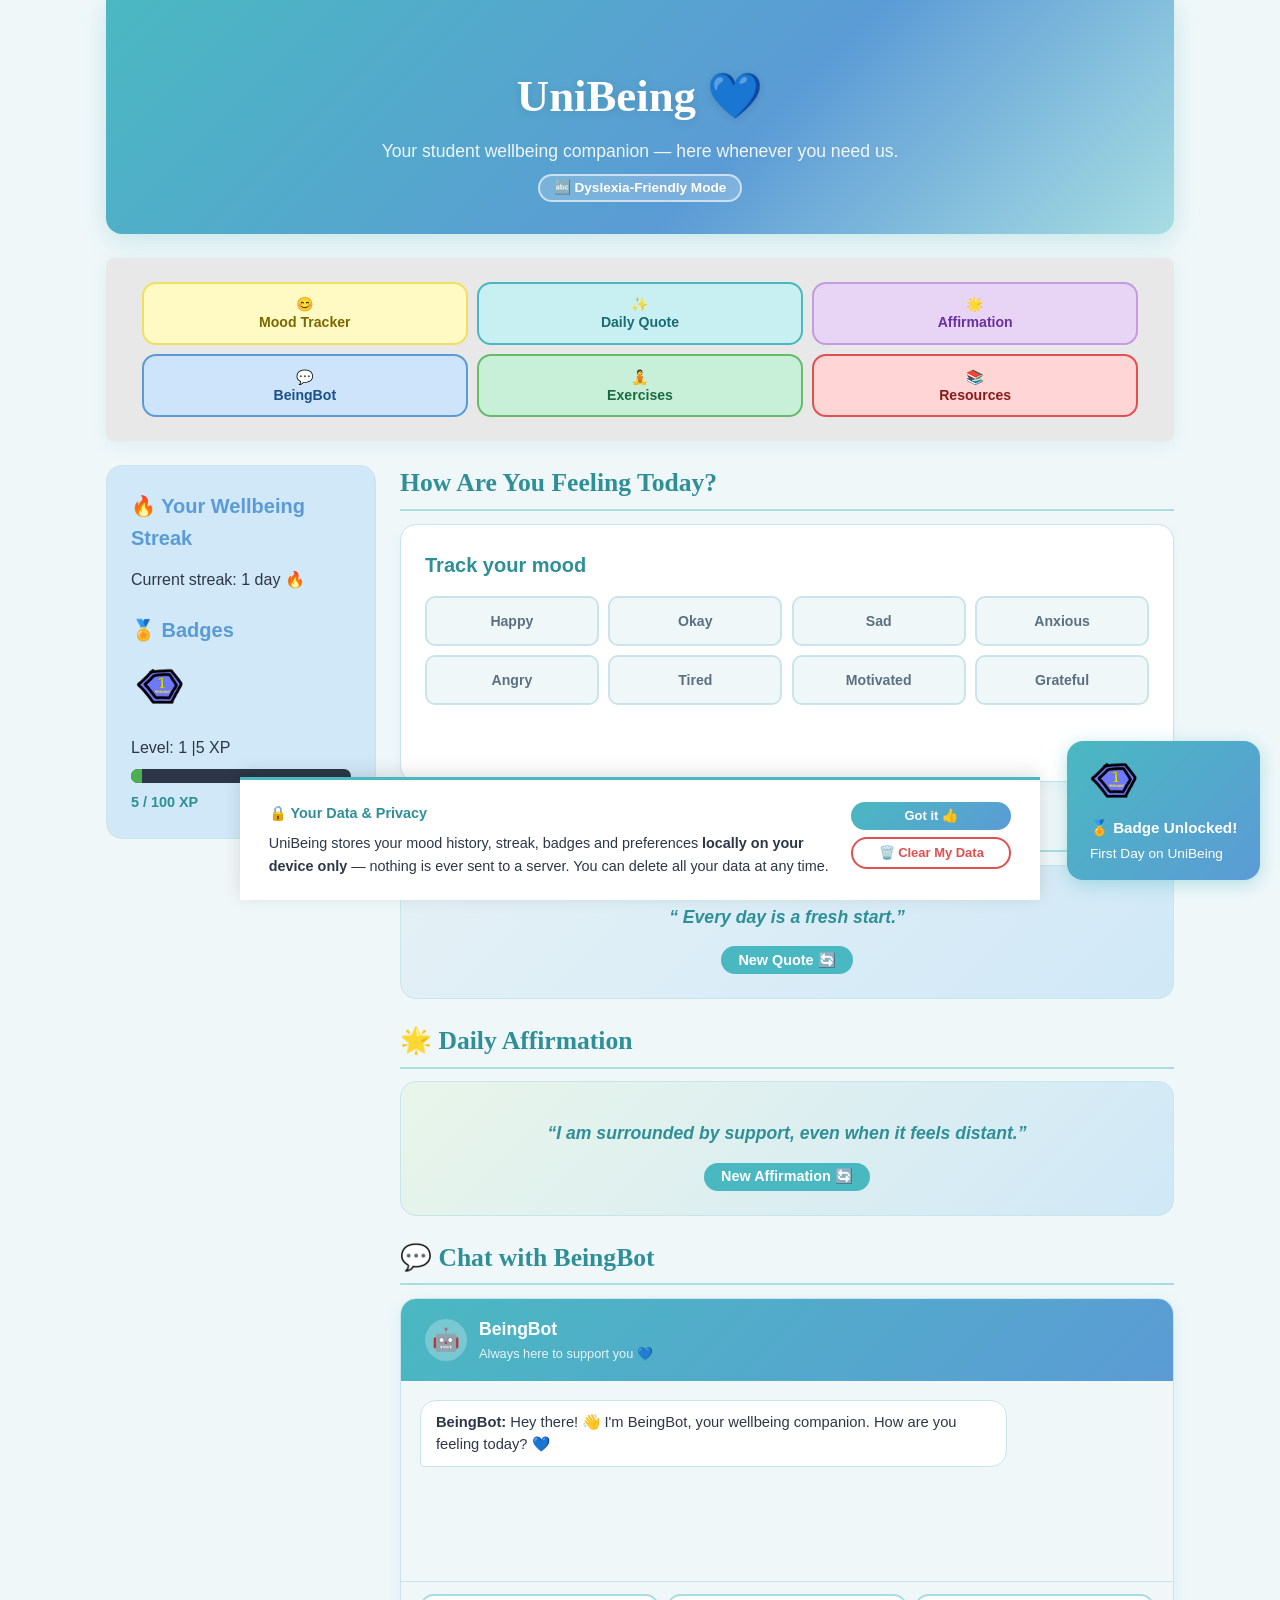
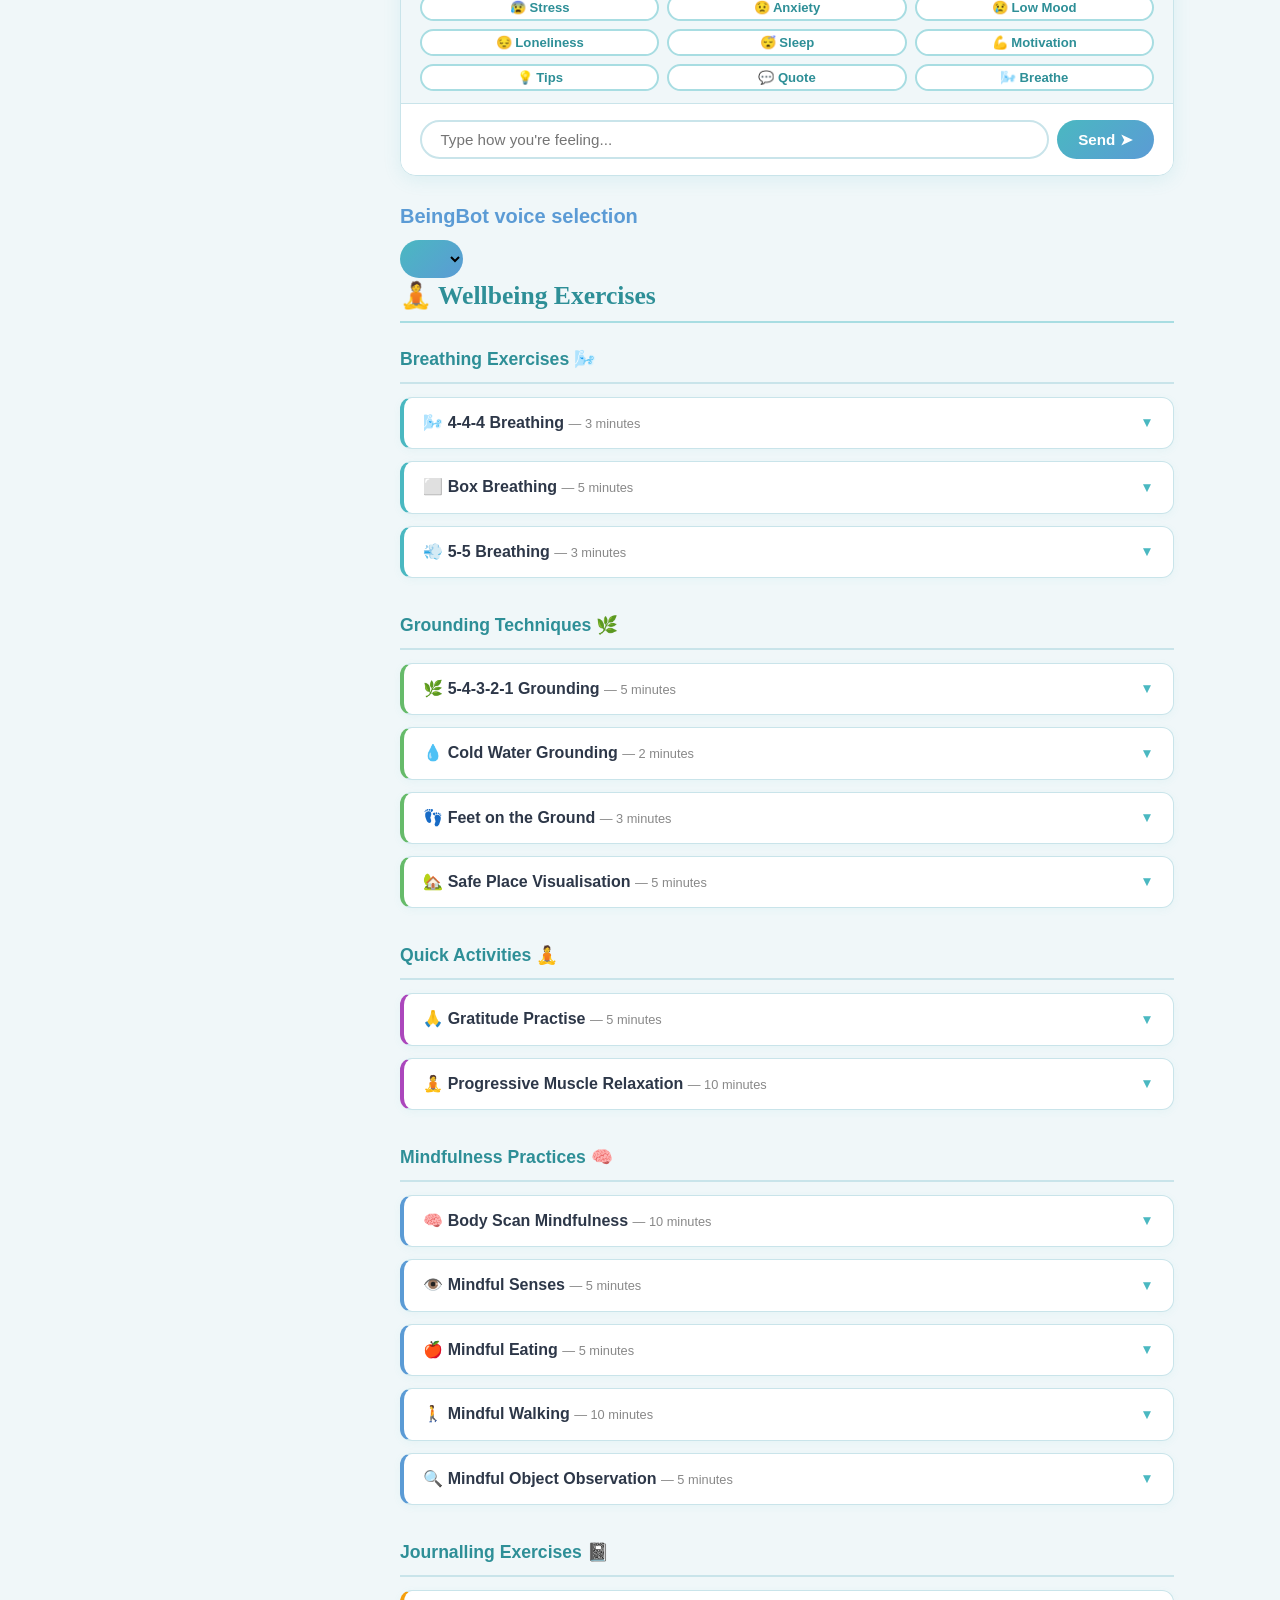
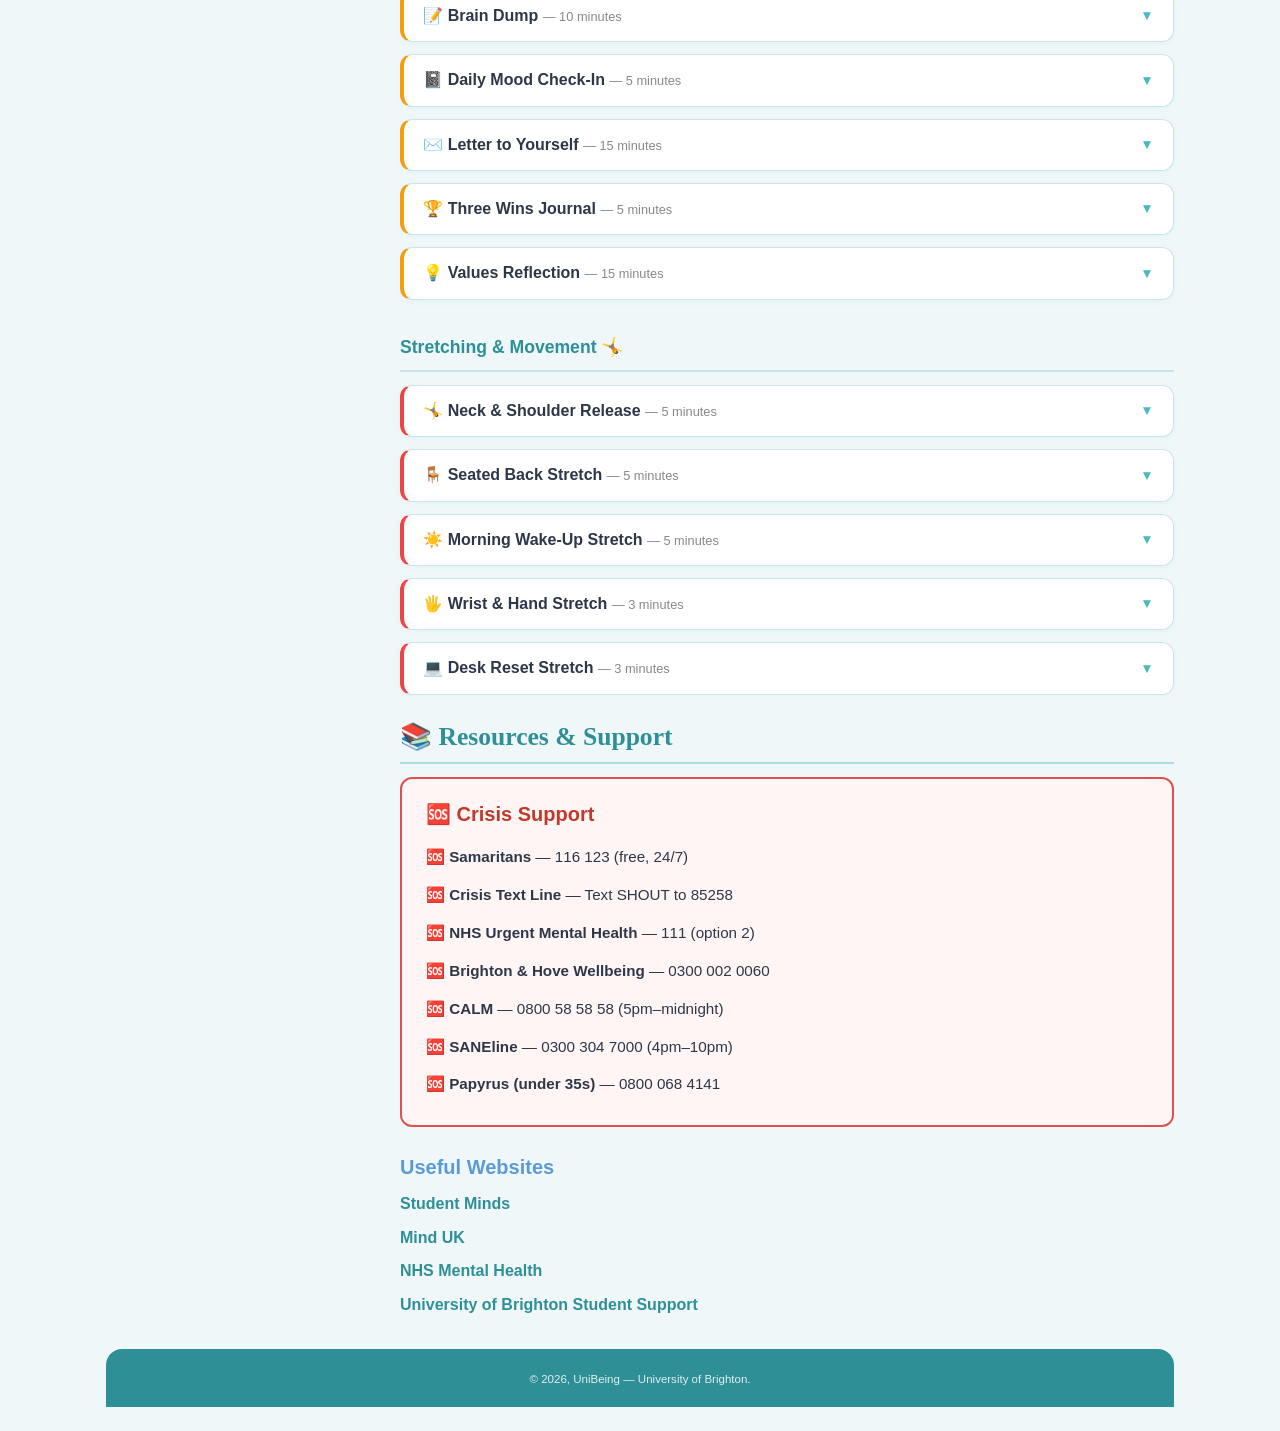
<file: index.html>
<!doctype html>
<html lang="en">

<head>
  <meta charset="utf-8">
  <meta name="viewport" content="width=device-width, initial-scale=1">
  <meta http-equiv="Content-Security-Policy" content="default-src 'self'; script-src 'self' 'unsafe-inline'; style-src 'self' 'unsafe-inline' https://fonts.googleapis.com; font-src 'self' https://fonts.googleapis.com https://fonts.gstatic.com;">
  <title>UniBeing — Your Student Wellbeing Companion</title>
  <link href="cascading_style_sheets/normalize.css" rel="stylesheet">
  <link href="cascading_style_sheets/stylesheet.css" rel="stylesheet">
  <link href="cascading_style_sheets/badgeSystem.css" rel="stylesheet">
  <link href="https://fonts.googleapis.com/css2?family=Lora:wght@400;600&family=Nunito:wght@400;600;700&display=swap" rel="stylesheet">

  <style>
    /* =====================================================
       NAV TILES
    ===================================================== */
    .menu ul {
      display: grid;
      grid-template-columns: repeat(3, 1fr);
      gap: 0.6em;
      list-style: none;
      padding: 0.75em;
      margin: 0;
      align-items: stretch;
    }
    .menu li { margin: 0; }
    .menu a {
      display: flex;
      flex-direction: column;
      align-items: center;
      justify-content: center;
      padding: 0.8em 0.5em;
      border-radius: 14px;
      font-weight: 700;
      font-size: 0.88em;
      text-decoration: none;
      text-align: center;
      transition: transform 0.2s, box-shadow 0.2s;
      line-height: 1.3;
      height: 100%;
    }
    .menu a:hover {
      transform: translateY(-2px);
      box-shadow: 0 4px 12px rgba(0,0,0,0.12);
    }
    .menu li:nth-child(1) a { background: #fff9c4; color: #7a6800; border: 2px solid #f0e060; }
    .menu li:nth-child(2) a { background: #c8f0f3; color: #1a6b72; border: 2px solid #4ab8c1; }
    .menu li:nth-child(3) a { background: #e8d5f5; color: #6a2fa0; border: 2px solid #c39be0; }
    .menu li:nth-child(4) a { background: #cde4fa; color: #1a4f8a; border: 2px solid #5b9bd5; }
    .menu li:nth-child(5) a { background: #c8f0d8; color: #1a6b40; border: 2px solid #66bb6a; }
    .menu li:nth-child(6) a { background: #ffd5d5; color: #8a1a1a; border: 2px solid #e05050; }

    /* =====================================================
       MOBILE RESPONSIVE
    ===================================================== */
    @media (max-width: 768px) {

      /* Wrapper - single column */
      #wrapper {
        display: block !important;
        padding: 0 !important;
        margin: 0 !important;
        width: 100% !important;
        max-width: 100% !important;
      }

      /* Header */
      .banner {
        padding: 1em !important;
        text-align: center !important;
      }
      .banner h1 { font-size: 1.6em !important; }
      .banner p  { font-size: 0.9em !important; }

      /* Nav tiles - 2 columns on mobile */
      .menu ul {
        grid-template-columns: repeat(2, 1fr) !important;
        gap: 0.5em !important;
        padding: 0.5em !important;
      }
      .menu a { font-size: 0.8em !important; padding: 0.7em 0.3em !important; }

      /* Main content */
      main {
        padding: 0.75em !important;
        width: 100% !important;
        box-sizing: border-box !important;
      }

      /* Headings */
      main h2 { font-size: 1.2em !important; }

      /* Mood buttons - wrap naturally */
      .mood-buttons {
        grid-template-columns: repeat(2, 1fr) !important; 
        gap: 0.5em !important; 
      }
      .mood-btn {
        padding: 0.5em 0.8em !important;
        font-size: 1.3em !important;
      }

      /* Quote & affirmation cards */
      .quote-card, .affirmation-card {
        padding: 1em !important;
      }
      .quote-card p, .affirmation-card p { font-size: 1em !important; }

      /* Chat section */
      #chat-box { height: 260px !important; }
      .chat-message { max-width: 92% !important; font-size: 0.88em !important; }
      .quick-buttons { gap: 0.4em !important; padding: 0.5em !important; }
      .quick-btn { font-size: 0.78em !important; padding: 0.3em 0.7em !important; }
      .chat-input-area { padding: 0.75em !important; }
      #user-input { font-size: 0.9em !important; }
      #send-btn { padding: 0.5em 1em !important; font-size: 0.9em !important; }
      #voiceSelect {padding: 0.5em 1em !important; font-size: 0.9em !important; max-width: 90%}

      /* Exercises */
      .exercise-toggle { font-size: 0.92em !important; padding: 0.8em 1em !important; }

      /* Crisis box */
      .crisis-box { padding: 1em !important; }
      .crisis-box li { font-size: 0.88em !important; }

      /* Aside - move below main */
      aside {
        display: block !important;
        padding: 0.75em !important;
        margin: 0 !important;
        width: 100% !important;
        box-sizing: border-box !important;
      }

      /* Footer */
      footer { text-align: center !important; padding: 1em !important; }
    }

    /* Extra small screens (phones < 400px) */
    @media (max-width: 400px) {
      .menu ul { grid-template-columns: repeat(2, 1fr) !important; }
      .mood-btn { padding: 0.4em 0.6em !important; font-size: 1.2em !important; }
      #chat-box { height: 220px !important; }
    }

    /* =====================================================
       DYSLEXIA-FRIENDLY MODE
    ===================================================== */
    body.dyslexia {
      font-family: Arial, sans-serif !important;
      letter-spacing: 0.05em;
      word-spacing: 0.1em;
      line-height: 1.9;
      background: #fdf6e3 !important;
    }
    body.dyslexia * { font-family: Arial, sans-serif !important; }
    body.dyslexia p, body.dyslexia li, body.dyslexia .chat-message { max-width: 70ch; }

    #dyslexia-toggle {
      background: rgba(255,255,255,0.2);
      color: white;
      border: 2px solid rgba(255,255,255,0.6);
      border-radius: 20px;
      padding: 0.3em 1em;
      font-family: 'Nunito', Arial, sans-serif;
      font-size: 0.85em;
      font-weight: 700;
      cursor: pointer;
      transition: all 0.2s;
      margin-top: 0.5em;
    }
    #dyslexia-toggle:hover { background: rgba(255,255,255,0.35); }

    /* =====================================================
       QUOTE & AFFIRMATION CARDS
    ===================================================== */
    .quote-card {
      background: linear-gradient(135deg, #e4f1f5, #d0e8f7);
      border-radius: 16px;
      padding: 1.5em 2em;
      text-align: center;
      border: 1px solid #c9e4ea;
      margin-bottom: 1.5em;
    }
    .affirmation-card {
      background: linear-gradient(135deg, #e8f5e9, #d0e8f7);
      border-radius: 16px;
      padding: 1.5em 2em;
      text-align: center;
      border: 1px solid #c9e4ea;
      margin-bottom: 1.5em;
    }
    .quote-card p, .affirmation-card p {
      font-size: 1.1em;
      color: #2e8f97;
      font-style: italic;
      font-weight: 600;
      margin-bottom: 0.75em;
    }
    .refresh-btn {
      background: #4ab8c1;
      color: white;
      border: none;
      border-radius: 20px;
      padding: 0.4em 1.2em;
      font-family: 'Nunito', Arial, sans-serif;
      font-weight: 700;
      cursor: pointer;
      font-size: 0.9em;
      transition: opacity 0.2s;
    }
    .refresh-btn:hover { opacity: 0.85; }

    /* =====================================================
       MOOD TRACKER
    ===================================================== */
    .mood-tracker {
      background: white;
      border-radius: 16px;
      border: 1px solid #c9e4ea;
      padding: 1.5em;
      margin-bottom: 1.5em;
      box-shadow: 0 4px 12px rgba(74,184,193,0.08);
    }
    .mood-tracker h3 { margin-bottom: 0.75em; color: #2e8f97; }
    .mood-buttons {
      display: grid;
      grid-template-columns: repeat(4, 1fr);
      gap: 0.6em;
      margin-bottom: 1em;
    }
    .mood-btn {
      background: #f0f7f9;
      border: 2px solid #c9e4ea;
      border-radius: 10px;
      padding: 0.8em 0.5em;
      font-size: 0.88em;
      font-family: 'Nunito', Arial, sans-serif;
      font-weight: 600;
      color: #5a7080;
      cursor: pointer;
      transition: all 0.2s;
      text-align: center;
      min-height: 50px;
    }
    .mood-btn span.mood-label {
      font-size: 0.5em;
      font-family: 'Nunito', Arial, sans-serif;
      font-weight: 700;
      color: #2d3748;
    }
    .mood-btn:hover, .mood-btn.selected {
      border-color: #4ab8c1;
      background: #d0f0f3;
      transform: translateY(-2px);
    }
    .mood-history {
      font-size: 0.9em;
      color: #555;
      font-family: 'Nunito', Arial, sans-serif;
    }
    .mood-history span {
      display: inline-block;
      background: #f0f7f9;
      border-radius: 8px;
      padding: 0.2em 0.6em;
      margin: 0.2em;
      border: 1px solid #c9e4ea;
    }

    /* =====================================================
       CHAT INTERFACE
    ===================================================== */
    .chat-section {
      background: #fff;
      border-radius: 16px;
      box-shadow: 0 4px 18px rgba(74,184,193,0.12);
      border: 1px solid #c9e4ea;
      overflow: hidden;
      margin-bottom: 1.5em;
    }
    .chat-header {
      background: linear-gradient(135deg, #4ab8c1, #5b9bd5);
      color: white;
      padding: 1em 1.5em;
      display: flex;
      align-items: center;
      gap: 0.75em;
    }
    .bot-avatar {
      width: 42px; height: 42px;
      background: rgba(255,255,255,0.25);
      border-radius: 50%;
      display: flex;
      align-items: center;
      justify-content: center;
      font-size: 1.4em;
    }
    .chat-header h3 { color: white; margin: 0; font-size: 1.1em; }
    .chat-header p  { color: rgba(255,255,255,0.85); margin: 0; font-size: 0.8em; }

    #chat-box {
    min-height: 200px;
    max-height: 340px;
    overflow-y: auto;
    padding: 1.2em;
    display: flex;
    flex-direction: column;
    gap: 0.75em;
    background: #f0f7f9;
  }
    .chat-message {
      max-width: 80%;
      padding: 0.7em 1em;
      border-radius: 16px;
      font-size: 0.92em;
      line-height: 1.5;
      white-space: pre-line;
    }
    .user-message {
      background: linear-gradient(135deg, #4ab8c1, #5b9bd5);
      color: white;
      border-bottom-right-radius: 4px;
      align-self: flex-end;
    }
    .bot-message { border-bottom-left-radius: 4px; align-self: flex-start; color: #2d3748; }
    .bot-general   { background: #f0f0f0; border: 1px solid #ddd; }
    .bot-stress    { background: #fff0e0; border: 1px solid #f5c89a; }
    .bot-anxiety   { background: #fffde0; border: 1px solid #f0e068; }
    .bot-sad       { background: #f0e8ff; border: 1px solid #c9a8f0; }
    .bot-lonely    { background: #ffe8f0; border: 1px solid #f0a8c8; }
    .bot-sleep     { background: #e0e8ff; border: 1px solid #a8b8f0; }
    .bot-motivate  { background: #e8f5e9; border: 1px solid #a8d8b0; }
    .bot-breathing { background: #e0f5f0; border: 1px solid #80ccc0; }
    .bot-tips      { background: #e0f7fa; border: 1px solid #4ab8c1; }
    .bot-quote     { background: #ede8ff; border: 1px solid #b8a8f0; }
    .bot-greeting  { background: #ffffff; border: 1px solid #c9e4ea; }
    .bot-crisis    { background: #ffe0e0; border: 2px solid #e05050; }

    .quick-buttons {
      display: grid;
      grid-template-columns: repeat(3, 1fr);
      gap: 0.5em;
      padding: 0.75em 1.2em;
      background: #f0f7f9;
      border-top: 1px solid #c9e4ea;
  }
    
    .quick-btn {
      background: white;
      border: 2px solid #a8dde2;
      border-radius: 20px;
      padding: 0.3em 0.9em;
      font-size: 0.82em;
      color: #2e8f97;
      font-weight: 600;
      cursor: pointer;
      font-family: 'Nunito', Arial, sans-serif;
      transition: all 0.2s;
    }
    .quick-btn:hover { background: #4ab8c1; color: white; border-color: #4ab8c1; }

    .quick-btn-offset {
  margin-left: 1.2em;
}
    .chat-input-area {
      display: flex;
      gap: 0.5em;
      padding: 1em 1.2em;
      background: #fff;
      border-top: 1px solid #c9e4ea;
    }
    #user-input {
      flex: 1;
      border: 2px solid #c9e4ea;
      border-radius: 24px;
      padding: 0.6em 1.2em;
      font-family: 'Nunito', Arial, sans-serif;
      font-size: 0.95em;
      color: #2d3748;
      outline: none;
      transition: border-color 0.2s;
    }
    #user-input:focus { border-color: #4ab8c1; box-shadow: 0 0 0 3px rgba(74,184,193,0.15); }
    #send-btn {
      background: linear-gradient(135deg, #4ab8c1, #5b9bd5);
      color: white;
      border: none;
      border-radius: 24px;
      padding: 0.6em 1.4em;
      font-family: 'Nunito', Arial, sans-serif;
      font-weight: 700;
      font-size: 0.95em;
      cursor: pointer;
      transition: opacity 0.2s, transform 0.2s;
    }
    #send-btn:hover { opacity: 0.9; transform: translateY(-1px); }

    #voiceSelect {
      background: linear-gradient(135deg, #4ab8c1, #5b9bd5);
      color: black;
      border: none;
      border-radius: 24px;
      padding: 0.6em 1.4em;
      font-family: 'Nunito', Arial, sans-serif;
      font-weight: 700;
      font-size: 0.95em;
      cursor: pointer;
      transition: opacity 0.2s, transform 0.2s;
    }

    /* =====================================================
       EXERCISES
    ===================================================== */
    .exercise-category { margin-bottom: 1.5em; }
    .category-heading {
      font-size: 1.1em;
      font-weight: 700;
      color: #2e8f97;
      margin-bottom: 0.75em;
      padding: 0.5em 0;
      border-bottom: 2px solid #c9e4ea;
    }
    .exercise-card {
      background: white;
      border-radius: 12px;
      border: 1px solid #c9e4ea;
      margin-bottom: 0.75em;
      overflow: hidden;
      box-shadow: 0 2px 8px rgba(74,184,193,0.06);
    }
    .exercise-card.breathing { border-left: 4px solid #4ab8c1; }
    .exercise-card.grounding { border-left: 4px solid #66bb6a; }
    .exercise-card.activity  { border-left: 4px solid #ab47bc; }
    .exercise-card.mindfulness { border-left: 4px solid #5b9bd5; }
    .exercise-card.journalling { border-left: 4px solid #f59e0b; }
    .exercise-card.stretching  { border-left: 4px solid #ef4444; }
    .exercise-card.gratitude   { border-left: 4px solid #f472b6; }
    .exercise-card.relaxation  { border-left: 4px solid #8b5cf6; }  
    .exercise-toggle {
      width: 100%;
      background: none;
      border: none;
      padding: 1em 1.2em;
      display: flex;
      justify-content: space-between;
      align-items: center;
      cursor: pointer;
      font-family: 'Nunito', Arial, sans-serif;
      font-size: 1em;
      font-weight: 700;
      color: #2d3748;
      text-align: left;
    }
    .exercise-toggle:hover { background: #f0f7f9; }
    .exercise-toggle .arrow { transition: transform 0.3s; font-size: 0.85em; color: #4ab8c1; }
    .exercise-toggle.open .arrow { transform: rotate(180deg); }
    .exercise-content { display: none; padding: 0 1.2em 1.2em 1.2em; }
    .exercise-content.open { display: block; }
    .exercise-description { color: #444; margin-bottom: 1em; font-size: 0.95em; }
    .exercise-steps { list-style: decimal; padding-left: 1.5em; margin-bottom: 1em; }
    .exercise-steps li { margin-bottom: 0.4em; font-size: 0.93em; color: #2d3748; }
    .exercise-tip {
      background: #f0f7f9;
      border-left: 3px solid #4ab8c1;
      padding: 0.6em 1em;
      border-radius: 0 8px 8px 0;
      font-size: 0.88em;
      color: #2e8f97;
      font-style: italic;
    }
    /*progress bar */
    .progress-container {
      width: 220px;
      height: 14px;
      background:#2d3748;
      border-radius:8px ;
      overflow: hidden;
      margin:0.5em 0;
    }
    #progressBar {
      height:100%;
      width: 0%;
      background:#4CAF50;
      transition: width 0.4s ease;
    }
    #progress-text {
      font-size: 0.9em;
      color: #2e8f97;
      font-weight: 600;
      margin-top:0.3em;
    }

    /* =====================================================
       RESOURCES
    ===================================================== */
    .crisis-box {
      background: #fff5f5;
      border: 2px solid #e05050;
      border-radius: 12px;
      padding: 1.2em 1.5em;
      margin-bottom: 1.5em;
    }
    .crisis-box h3 { color: #c0392b; margin-bottom: 0.5em; }
    .crisis-box ul { list-style: none; padding: 0; }
    .crisis-box li { padding: 0.3em 0; font-size: 0.95em; }
    .resources-links ul { list-style: none; padding: 0; }
    .resources-links li { margin-bottom: 0.5em; }
    .resources-links a { color: #2e8f97; font-weight: 600; text-decoration: none; }
    .resources-links a:hover { text-decoration: underline; }

    .sr-only {
      position: absolute; width: 1px; height: 1px;
      padding: 0; margin: -1px; overflow: hidden;
      clip: rect(0,0,0,0); border: 0;
    }
  </style>
</head>

<body>
  <div id="wrapper">
    <a id="Top"></a>

    <!-- HEADER -->
    <header class="banner" role="banner">
      <h1>UniBeing 💙</h1>
      <p>Your student wellbeing companion — here whenever you need us.</p>
      <button id="dyslexia-toggle" aria-pressed="false" aria-label="Toggle dyslexia-friendly mode">
        🔤 Dyslexia-Friendly Mode
      </button>
    </header>

    <!-- NAV -->
    <nav class="menu" aria-label="Main navigation">
      <ul>
        <li><a href="#mood">😊<br>Mood Tracker</a></li>
        <li><a href="#quote">✨<br>Daily Quote</a></li>
        <li><a href="#affirmation">🌟<br>Affirmation</a></li>
        <li><a href="#chat">💬<br>BeingBot</a></li>
        <li><a href="#exercises">🧘<br>Exercises</a></li>
        <li><a href="#resources">📚<br>Resources</a></li>
      </ul>
    </nav>

    <!-- MAIN -->
    <main role="main">

      <!-- MOOD TRACKER -->
      <a id="mood"></a>
      <h2> How Are You Feeling Today?</h2>
      <div class="mood-tracker" role="region" aria-label="Mood tracker">
        <h3>Track your mood</h3>
        <div class="mood-buttons" role="group" aria-label="Select your mood">
          <button class="mood-btn" onclick="logMood('Happy', '😊', event)" aria-label="Happy">Happy</button>
          <button class="mood-btn" onclick="logMood('Okay', '😐', event)" aria-label="Okay">Okay</button>
          <button class="mood-btn" onclick="logMood('Sad', '😢', event)" aria-label="Sad">Sad</button>
          <button class="mood-btn" onclick="logMood('Anxious', '😰', event)" aria-label="Anxious">Anxious</button>
          <button class="mood-btn" onclick="logMood('Angry', '😤', event)" aria-label="Angry">Angry</button>
          <button class="mood-btn" onclick="logMood('Tired', '😴', event)" aria-label="Tired">Tired</button>
          <button class="mood-btn" onclick="logMood('Motivated', '💪', event)" aria-label="Motivated">Motivated</button>
          <button class="mood-btn" onclick="logMood('Grateful', '🙏', event)" aria-label="Grateful">Grateful</button>
        </div>
        <p id="mood-feedback" style="font-family:'Nunito',Arial,sans-serif;color:#2e8f97;font-weight:600;min-height:1.5em;"></p>
        <div class="mood-history" id="mood-history" aria-live="polite"></div>
      </div>

      <!-- DAILY QUOTE -->
      <a id="quote"></a>
      <h2>✨ Daily Quote</h2>
      <div class="quote-card" role="region" aria-label="Daily quote">
        <p id="daily-quote">Loading your quote...</p>
        <button class="refresh-btn" id="refresh-quote" aria-label="Get a new quote">New Quote 🔄</button>
      </div>

      <!-- DAILY AFFIRMATION -->
      <a id="affirmation"></a>
      <h2>🌟 Daily Affirmation</h2>
      <div class="affirmation-card" role="region" aria-label="Daily affirmation">
        <p id="daily-affirmation">Loading your affirmation...</p>
        <button class="refresh-btn" id="refresh-affirmation" aria-label="Get a new affirmation">New Affirmation 🔄</button>
      </div>

      <!-- BEINGBOT -->
      <a id="chat"></a>
      <h2>💬 Chat with BeingBot</h2>
      <div class="chat-section" role="region" aria-label="BeingBot chat">
        <div class="chat-header">
          <div class="bot-avatar" aria-hidden="true">🤖</div>
          <div>
            <h3>BeingBot</h3>
            <p>Always here to support you 💙</p>
          </div>
        </div>
        <div id="chat-box" role="log" aria-live="polite" aria-label="Chat messages"></div>
        <div class="quick-buttons" role="group" aria-label="Quick topic buttons">
          <button class="quick-btn" onclick="quickSend('I feel stressed')">😰 Stress</button>
          <button class="quick-btn" onclick="quickSend('I feel anxious')">😟 Anxiety</button>
          <button class="quick-btn" onclick="quickSend('I feel sad')">😢 Low Mood</button>
          <button class="quick-btn" onclick="quickSend('I feel lonely')">😔 Loneliness</button>
          <button class="quick-btn" onclick="quickSend('I cannot sleep')">😴 Sleep</button>
          <button class="quick-btn" onclick="quickSend('I need motivation')">💪 Motivation</button>
          <button class="quick-btn" onclick="quickSend('I need tips')">💡 Tips</button>
          <button class="quick-btn" onclick="quickSend('Give me a quote')">💬 Quote</button>
          <button class="quick-btn" onclick="quickSend('breathing exercise')">🌬️ Breathe</button>
        </div>
        <div class="chat-input-area">
          <label for="user-input" class="sr-only">Type your message</label>
          <input type="text" id="user-input" placeholder="Type how you're feeling..." aria-label="Type your message">
          <button id="send-btn" onclick="sendMessage()" aria-label="Send message">Send ➤</button>
        </div>
      </div>

      <h3>BeingBot voice selection</h3>
      <div>
        <div class="chat-voices" role="region" aria-label="BeingBot Voice Selection">
        <select id="voiceSelect"></select>
      </div>
      </div>

      <!-- EXERCISES -->
      <a id="exercises"></a>
      <h2>🧘 Wellbeing Exercises</h2>
      <div id="exercises-container" role="region" aria-label="Wellbeing exercises">
        <p style="color:#888;font-family:'Nunito',Arial,sans-serif;">Loading exercises...</p>
      </div>

      <!-- RESOURCES -->
      <a id="resources"></a>
      <h2>📚 Resources &amp; Support</h2>
      <div class="crisis-box" role="alert">
        <h3>🆘 Crisis Support</h3>
        <ul>
          <li>🆘 <strong>Samaritans</strong> — 116 123 (free, 24/7)</li>
          <li>🆘 <strong>Crisis Text Line</strong> — Text SHOUT to 85258</li>
          <li>🆘 <strong>NHS Urgent Mental Health</strong> — 111 (option 2)</li>
          <li>🆘 <strong>Brighton &amp; Hove Wellbeing</strong> — 0300 002 0060</li>
          <li>🆘 <strong>CALM</strong> — 0800 58 58 58 (5pm–midnight)
          <li>🆘 <strong>SANEline</strong> — 0300 304 7000 (4pm–10pm)</li>
          <li>🆘 <strong>Papyrus (under 35s)</strong> — 0800 068 4141</li>
        </ul>
      </div>
      <div class="resources-links">
        <h3>Useful Websites</h3>
        <ul>
          <li><a href="https://www.studentminds.org.uk" target="_blank" rel="noopener">Student Minds</a></li>
          <li><a href="https://www.mind.org.uk" target="_blank" rel="noopener">Mind UK</a></li>
          <li><a href="https://www.nhs.uk/mental-health" target="_blank" rel="noopener">NHS Mental Health</a></li>
          <li><a href="https://www.brighton.ac.uk/brighton-students/your-student-life/my-wellbeing/index.aspx" target="_blank" rel="noopener">University of Brighton Student Support</a></li>
        </ul>
      </div>

    <!-- NOTIFICATION SYSTEM — handled dynamically by badgeSystem.js -->
    
   
    </main>

    <!-- ASIDE -->
    <aside role="complementary" aria-label="Your progress">
      <h3>🔥 Your Wellbeing Streak</h3>
      <p id="streak-display">Check in daily to build your streak!</p>
      <h3 style="margin-top:1em;">🏅 Badges</h3>
      <p id="badge-display">Keep using UniBeing to earn badges!</p>
      <div id="levelDisplay"></div>
      <div class="progress-container">
        <div id="progressBar"></div>
      </div>
      <div id="progress-text"></div>
    </aside>

      <!-- FOOTER -->
    <footer role="contentinfo">
      <small>&copy; 2026, UniBeing — University of Brighton.</small>
    </footer>

  </div>

  <!-- SCRIPTS -->
  <script src="security.js"></script>
  <script src="gdpr.js"></script>
  <script src="quotes.js"></script>
  <script src="affirmations.js"></script>
  <script src="WellbeingExercises.js"></script>
  <script src="centralHub.js"></script>
  <script src="badgeSystem.js"></script>
  <script src="TextToSpeech.js"></script>
  <script src="streaks.js"></script>
  <script src="progression.js"></script>

  

  <script>
    // ---- DYSLEXIA TOGGLE --------------------------------
    const dyslexiaBtn = document.getElementById('dyslexia-toggle');
    if (localStorage.getItem('dyslexiaMode') === 'true') {
      document.body.classList.add('dyslexia');
      dyslexiaBtn.setAttribute('aria-pressed', 'true');
      dyslexiaBtn.textContent = '\uD83D\uDD24 Standard Mode';
    }
    dyslexiaBtn.addEventListener('click', function () {
      const isOn = document.body.classList.toggle('dyslexia');
      localStorage.setItem('dyslexiaMode', isOn);
      dyslexiaBtn.setAttribute('aria-pressed', isOn);
      dyslexiaBtn.textContent = isOn ? '\uD83D\uDD24 Standard Mode' : '\uD83D\uDD24 Dyslexia-Friendly Mode';
    });

    // ---- DAILY QUOTE ------------------------------------
    function loadQuote() {
      if (typeof quotes !== 'undefined' && quotes.length > 0) {
        const q = quotes[Math.floor(Math.random() * quotes.length)];
        document.getElementById('daily-quote').textContent = '\u201C' + q + '\u201D';
      }
    }
    document.getElementById('refresh-quote').addEventListener('click', loadQuote);
    loadQuote();

    // ---- DAILY AFFIRMATION ------------------------------
    function loadAffirmation() {
      if (typeof affirmations !== 'undefined' && affirmations.length > 0) {
        const a = affirmations[Math.floor(Math.random() * affirmations.length)];
        document.getElementById('daily-affirmation').textContent = '\u201C' + a + '\u201D';
      }
    }
    document.getElementById('refresh-affirmation').addEventListener('click', loadAffirmation);
    loadAffirmation();

    // ---- MOOD TRACKER -----------------------------------
    function logMood(mood, emoji, e) {
      addPoints(10);
      const now = new Date();
      const entry = {
        mood, emoji,
        date: now.toLocaleDateString('en-GB'),
        time: now.toLocaleTimeString('en-GB', { hour: '2-digit', minute: '2-digit' })
      };
      const history = JSON.parse(localStorage.getItem('moodHistory') || '[]');
      history.unshift(entry);
      if (history.length > 7) history.pop();
      localStorage.setItem('moodHistory', JSON.stringify(history));
      document.getElementById('mood-feedback').textContent =
        emoji + ' ' + mood + ' logged at ' + entry.time + ' \u2014 thank you for checking in! \uD83D\uDC99';
      document.querySelectorAll('.mood-btn').forEach(btn => btn.classList.remove('selected'));
      if (e && e.currentTarget) e.currentTarget.classList.add('selected');
      renderMoodHistory();
    }

    function renderMoodHistory() {
      const raw = JSON.parse(localStorage.getItem('moodHistory') || '[]');
      const container = document.getElementById('mood-history');
      if (raw.length === 0) { container.innerHTML = ''; return; }
      const valid = raw.filter(entry => typeof entry === 'object' && entry.mood);
      container.innerHTML = '<strong>Recent moods:</strong> ' +
        valid.map(entry => `<span title="${entry.date} ${entry.time}">${entry.emoji} ${entry.mood}</span>`).join('');
    }
    renderMoodHistory();

    // ---- BEINGBOT COLOUR CODING -------------------------
    function getTopicClass(input) {
      input = input.toLowerCase();
      const crisis    = ["suicide","suicidal","kill myself","end my life","want to die","self harm","hurt myself","hopeless","worthless"];
      const stress    = ["stress","overwhelmed","too much","pressure","burnout"];
      const anxiety   = ["anxious","anxiety","nervous","panic","worried","worry","fear"];
      const sad       = ["sad","unhappy","depressed","depression","low","down","empty","numb","crying"];
      const lonely    = ["lonely","alone","isolated","no friends","left out"];
      const sleep     = ["sleep","insomnia","tired","exhausted","fatigue"];
      const motivate  = ["motivat","unmotivated","procrastinat","focus","stuck","lazy"];
      const breathing = ["breath","calm down","relax","relaxation"];
      const tips      = ["tip","advice","help","resource","support"];
      const quote     = ["quote","inspire","affirmation","motivational"];
      const greeting  = ["hello","hi","hey","hiya","good morning","good evening"];
      if (crisis.some(w => input.includes(w)))    return 'bot-crisis';
      if (stress.some(w => input.includes(w)))    return 'bot-stress';
      if (anxiety.some(w => input.includes(w)))   return 'bot-anxiety';
      if (sad.some(w => input.includes(w)))       return 'bot-sad';
      if (lonely.some(w => input.includes(w)))    return 'bot-lonely';
      if (sleep.some(w => input.includes(w)))     return 'bot-sleep';
      if (motivate.some(w => input.includes(w)))  return 'bot-motivate';
      if (breathing.some(w => input.includes(w))) return 'bot-breathing';
      if (tips.some(w => input.includes(w)))      return 'bot-tips';
      if (quote.some(w => input.includes(w)))     return 'bot-quote';
      if (greeting.some(w => input.includes(w)))  return 'bot-greeting';
      return 'bot-general';
    }

    function sendMessage() {
      addPoints(2);
      const inputField = document.getElementById('user-input');
      const chatBox    = document.getElementById('chat-box');
      const userMsg    = inputField.value.trim();
      if (!userMsg) return;

// Rate limiting check — must be first
if (!rateLimiter.isAllowed()) {
  const botDiv = document.createElement('div');
  botDiv.classList.add('chat-message', 'bot-message', 'bot-general');
  botDiv.innerHTML = `<strong>BeingBot:</strong> ⚠️ You're sending messages too quickly. Please slow down and take a breath 💙`;
  document.getElementById('chat-box').appendChild(botDiv);
  return;
}
      // User bubble
      const userDiv = document.createElement('div');
      userDiv.classList.add('chat-message', 'user-message');
      userDiv.innerHTML = `<strong>You:</strong> ${sanitizeInput(userMsg)}`;
      chatBox.appendChild(userDiv);
      // Bot bubble
      const botDiv = document.createElement('div');
      botDiv.classList.add('chat-message', 'bot-message');
           if (checkCrisis(userMsg.toLowerCase().trim())) {
  botDiv.classList.add('bot-crisis');
} else {
      botDiv.classList.add(getTopicClass(userMsg));
      }
      botDiv.innerHTML = `<strong>BeingBot:</strong> ${sanitizeInput(getBotResponse(userMsg))}`;
      // =====================================================
      // 🔊 TEXT-TO-SPEECH — LUKE TO IMPLEMENT HERE (Week 4)
      // Add a speaker button to botDiv that calls speakText()
      // I've made a new file called TextToSpeech.js, and I have made a new button, now, the only problem is that it does not play the text, so I need to work out where it comes from.
      // speakText() should use the SpeechSynthesis API
      // Example: botDiv.innerHTML += '<button onclick="speakText(...)">🔊</button>'

      let botButton = document.createElement('button');

      botButton.innerHTML = "🔊";

      botDiv.append(botButton);

      botButton.addEventListener('click', speakText);
      // =====================================================
      chatBox.appendChild(botDiv);
      chatBox.scrollTop = chatBox.scrollHeight;
      inputField.value = '';
    }

    function quickSend(message) {
      document.getElementById('user-input').value = message;
      sendMessage();
    }

    // Enter key support
    document.getElementById('user-input').addEventListener('keypress', function (e) {
      if (e.key === 'Enter') sendMessage();
    });

    // ---- EXERCISES RENDER -------------------------------
    function renderExercises() {
      if (typeof wellbeingExercises === 'undefined') return;
      const container = document.getElementById('exercises-container');
      container.innerHTML = '';
     const cats = {
       breathing:   { label: 'Breathing Exercises 🌬️',    css: 'breathing' },
       grounding:   { label: 'Grounding Techniques 🌿',    css: 'grounding' },
       activity:    { label: 'Quick Activities 🧘',         css: 'activity' },
       mindfulness: { label: 'Mindfulness Practices 🧠',   css: 'mindfulness' },
       journalling: { label: 'Journalling Exercises 📓',    css: 'journalling' },
       stretching:  { label: 'Stretching & Movement 🤸',   css: 'stretching' },
       gratitude:   { label: 'Gratitude Practices 🌟',      css: 'gratitude' },
       relaxation:  { label: 'Relaxation Techniques 😌',    css: 'relaxation' },
     };
      for (const [key, cat] of Object.entries(cats)) {
        const list = wellbeingExercises.filter(e => e.category === key);
        if (!list.length) continue;
        const catDiv = document.createElement('div');
        catDiv.classList.add('exercise-category');
        catDiv.innerHTML = `<div class="category-heading">${cat.label}</div>`;
        list.forEach(ex => {
          const card = document.createElement('div');
          card.classList.add('exercise-card', cat.css);
          card.innerHTML = `
            <button class="exercise-toggle" aria-expanded="false" aria-controls="ex-${ex.id}">
              <span>${ex.emoji} ${ex.title} <small style="font-weight:400;color:#888;">\u2014 ${ex.duration}</small></span>
              <span class="arrow">\u25BC</span>
            </button>
            <div class="exercise-content" id="ex-${ex.id}" role="region">
              <p class="exercise-description">${ex.description}</p>
              <ol class="exercise-steps">${ex.steps.map(s => `<li>${s}</li>`).join('')}</ol>
              <div class="exercise-tip">\uD83D\uDCA1 <strong>Tip:</strong> ${ex.tip}</div>
            </div>`;
          card.querySelector('.exercise-toggle').addEventListener('click', function () {
            const content = card.querySelector('.exercise-content');
            const isOpen  = content.classList.toggle('open');
            this.classList.toggle('open', isOpen);
            this.setAttribute('aria-expanded', isOpen);
          });
          catDiv.appendChild(card);
        });
        container.appendChild(catDiv);
      }
    }
    renderExercises();

    // ---- AUTO GREETING ----------------------------------
    (function () {
      const chatBox = document.getElementById('chat-box');
      if (chatBox && chatBox.children.length === 0) {
        const greet = document.createElement('div');
        greet.classList.add('chat-message', 'bot-message', 'bot-greeting');
        greet.innerHTML = "<strong>BeingBot:</strong> Hey there! \uD83D\uDC4B I'm BeingBot, your wellbeing companion. How are you feeling today? \uD83D\uDC99";
        chatBox.appendChild(greet);
      }
    })();
  </script>

</body>
</html>
</file>
<file: cascading_style_sheets/stylesheet.css>
/* UniBeing - Stylesheet
   Vibe: Soft & calming | Accent: Teal/Blue | Header: Gradient
   ---------------------------------------------------------------- */

@import url('https://fonts.googleapis.com/css2?family=Nunito:wght@300;400;600;700&family=Lora:ital,wght@0,400;0,600;1,400&display=swap');

/* CSS Variables -------------------------------------------------- */
:root {
    --bg:           #f0f7f9;
    --bg-soft:      #e4f1f5;
    --teal:         #4ab8c1;
    --teal-dark:    #2e8f97;
    --teal-light:   #a8dde2;
    --blue:         #5b9bd5;
    --blue-light:   #d0e8f7;
    --text:         #2d3748;
    --text-soft:    #5a7080;
    --white:        #ffffff;
    --card-bg:      #ffffff;
    --border:       #c9e4ea;
    --shadow:       0 4px 18px rgba(74, 184, 193, 0.12);
    --radius:       16px;
    --radius-sm:    8px;
}

/* Reset & Base --------------------------------------------------- */
*, *::before, *::after {
    box-sizing: border-box;
    margin: 0;
    padding: 0;
}

body {
    background-color: var(--bg);
    font-family: 'Nunito', Verdana, Geneva, sans-serif;
    color: var(--text);
    font-size: 1em;
    line-height: 1.6;
}

/* Wrapper -------------------------------------------------------- */
#wrapper {
    max-width: 1100px;
    margin: 0 auto;
    padding: 0 1em;
    display: grid;
    gap: 1.5em;
    grid-template-areas:
        "banner"
        "menu"
        "main"
        "aside"
        "footer";
}

/* Header / Banner ------------------------------------------------ */
.banner {
    grid-area: banner;
    background: linear-gradient(135deg, #4ab8c1 0%, #5b9bd5 60%, #a8dde2 100%);
    border-radius: 0 0 var(--radius) var(--radius);
    padding: 2.5em 2em 2em 2em;
    color: var(--white);
    text-align: center;
    box-shadow: 0 6px 24px rgba(74, 184, 193, 0.25);
}

.banner h1 {
    font-family: 'Lora', serif;
    font-size: 2.8em;
    font-weight: 600;
    color: var(--white);
    line-height: 1.2;
    margin-bottom: 0.3em;
    text-shadow: 0 2px 8px rgba(0,0,0,0.1);
}

.banner p {
    font-size: 1.1em;
    color: rgba(255,255,255,0.9);
    font-weight: 300;
    margin: 0;
}

/* Navigation ----------------------------------------------------- */
.menu {
    grid-area: menu;
    background: #e8e8e8;
    border-radius: var(--radius-sm);
    box-shadow: var(--shadow);
    padding: 0.75em 1.5em;
}

.menu ul {
    list-style: disc;
    padding-left: 1.5em;
    margin: 0;
}

.menu li {
    color: var(--text);
    margin-bottom: 0.4em;
}

.menu a {
    color: var(--teal-dark);
    text-decoration: none;
    font-weight: 600;
    font-size: 1em;
    transition: all 0.2s ease;
}

.menu a:hover {
    text-decoration: underline;
    color: var(--teal);
}

/* Main Content --------------------------------------------------- */
main {
    grid-area: main;
}

article {
    background: var(--card-bg);
    border-radius: var(--radius);
    box-shadow: var(--shadow);
    padding: 1.5em 2em;
    margin-bottom: 1.5em;
    border: 1px solid var(--border);
    transition: box-shadow 0.3s ease;
}

article:hover {
    box-shadow: 0 8px 28px rgba(74, 184, 193, 0.18);
}

/* Aside ---------------------------------------------------------- */
aside {
    grid-area: aside;
    background: var(--blue-light);
    border-radius: var(--radius);
    padding: 1.5em;
    border: 1px solid var(--border);
    align-self: start;
}

/* Footer --------------------------------------------------------- */
footer {
    grid-area: footer;
    background: var(--teal-dark);
    color: var(--white);
    text-align: center;
    padding: 1.2em;
    border-radius: var(--radius) var(--radius) 0 0;
    font-size: 0.9em;
}

footer small {
    color: rgba(255,255,255,0.85);
}

/* Headings ------------------------------------------------------- */
h1 {
    font-family: 'Lora', serif;
    color: var(--teal-dark);
    font-size: 2.5em;
    line-height: 1.3;
}

h2 {
    font-family: 'Lora', serif;
    color: var(--teal-dark);
    font-size: 1.6em;
    line-height: 1.4;
    margin-bottom: 0.5em;
    padding-bottom: 0.3em;
    border-bottom: 2px solid var(--teal-light);
}

h3 {
    font-family: 'Nunito', sans-serif;
    color: var(--blue);
    font-size: 1.25em;
    font-weight: 700;
    margin-bottom: 0.4em;
}

h4 {
    font-family: 'Nunito', sans-serif;
    color: var(--text-soft);
    font-size: 1em;
    font-weight: 600;
}

/* Text ----------------------------------------------------------- */
p {
    font-family: 'Nunito', sans-serif;
    color: var(--text);
    font-size: 1em;
    line-height: 1.7;
    margin: 0.75em 0;
}

a:link, a:visited, a:active {
    color: var(--teal-dark);
    text-decoration: none;
    font-weight: 600;
    transition: color 0.2s ease;
}

a:hover {
    color: var(--teal);
    text-decoration: underline;
}

small {
    color: var(--text-soft);
}

label {
    display: block;
    color: var(--text);
    font-weight: 600;
    margin-bottom: 0.3em;
}

input, textarea {
    display: block;
    color: var(--text);
    border: 2px solid var(--border);
    border-radius: var(--radius-sm);
    padding: 0.5em 0.8em;
    font-family: 'Nunito', sans-serif;
    font-size: 1em;
    width: 100%;
    transition: border-color 0.2s ease;
}

input:focus, textarea:focus {
    outline: none;
    border-color: var(--teal);
    box-shadow: 0 0 0 3px rgba(74, 184, 193, 0.15);
}

textarea {
    min-width: 100%;
    max-width: 100%;
    min-height: 8em;
}

/* Lists ---------------------------------------------------------- */
ul, ol {
    padding-left: 1.5em;
    color: var(--text);
}

li {
    color: var(--text);
    margin-bottom: 0.3em;
}

/* Utility -------------------------------------------------------- */
.clear {
    clear: both;
}

.fltlt {
    float: left;
    margin-right: 8px;
}

/* Images --------------------------------------------------------- */
img {
    border-radius: var(--radius-sm);
    max-width: 100%;
    height: auto;
}

figure {
    color: var(--text-soft);
    margin: 1em 0;
}

figcaption {
    color: var(--text-soft);
    font-size: 0.85em;
    text-align: center;
    margin-top: 0.4em;
    font-style: italic;
}

.banner-fluid {
    width: 100%;
    max-width: 900px;
    border-radius: var(--radius);
}

/* Video ---------------------------------------------------------- */
.video-wrapper {
    max-width: 960px;
    margin: 1em auto;
}

.video-container {
    position: relative;
    padding-bottom: 56.25%;
    height: 0;
    border-radius: var(--radius);
    overflow: hidden;
}

.video-container iframe {
    position: absolute;
    top: 0; left: 0;
    width: 100%;
    height: 100%;
}

/* Table ---------------------------------------------------------- */
table {
    grid-area: table;
    border-collapse: collapse;
    width: 100%;
    font-size: 0.95em;
    border-radius: var(--radius-sm);
    overflow: hidden;
    box-shadow: var(--shadow);
}

td, th {
    border: 1px solid var(--border);
    padding: 0.6em 1em;
    color: var(--text);
}

th {
    background: var(--teal);
    color: var(--white);
    font-weight: 700;
}

tr:nth-child(even) {
    background: var(--bg-soft);
}

/* Responsive ----------------------------------------------------- */
@media (max-width: 48em) {
    .banner h1 { font-size: 2em; }

    table { display: none; }

    article {
        padding: 1em;
    }

    .menu ul {
        flex-direction: column;
        gap: 0.3em;
    }
}

@media (min-width: 50em) {
    #wrapper {
        grid-template-columns: 3fr 6fr;
        grid-template-areas:
            "banner  banner"
            "menu    menu"
            "aside   main"
            "footer  footer";
    }
}

@media (min-width: 1000px) {
    #wrapper {
        grid-template-columns: 2fr 7fr;
        grid-template-areas:
            "banner  banner  banner"
            "menu    menu    menu"
            "aside   main    main"
            "footer  footer  footer";
    }
}
</file>
<file: cascading_style_sheets/badgeSystem.css>
.uniBeingBadgesSide {
    border: 2px solid;
    border-radius: 16px;
    padding: 5px;
}

ul {
    list-style: none;
    margin: 0;
    padding: 0;
    display: block;
}

.uniBeingDay1 {
    border-bottom: 2px solid;
    padding-left: 10px;
    padding-right: 10px;
    align-items: stretch;
    display: flex;
    flex-direction: row;
    justify-content: space-between;
    padding-bottom: 20px;
    padding-top: 20px;
}

.uniBeingBadgeHolder {
    margin-left: 0;
    min-width: 88px;
}

.uniBeingBadgeGap {
    flex-shrink: 0;
    width: 50px;
}

.uniBeingBadgeDescription {
    font-size: 19px;
}

*:disabled {
    background-color: grey;
    color: linen;
    opacity: 0.5;
}
</file>
